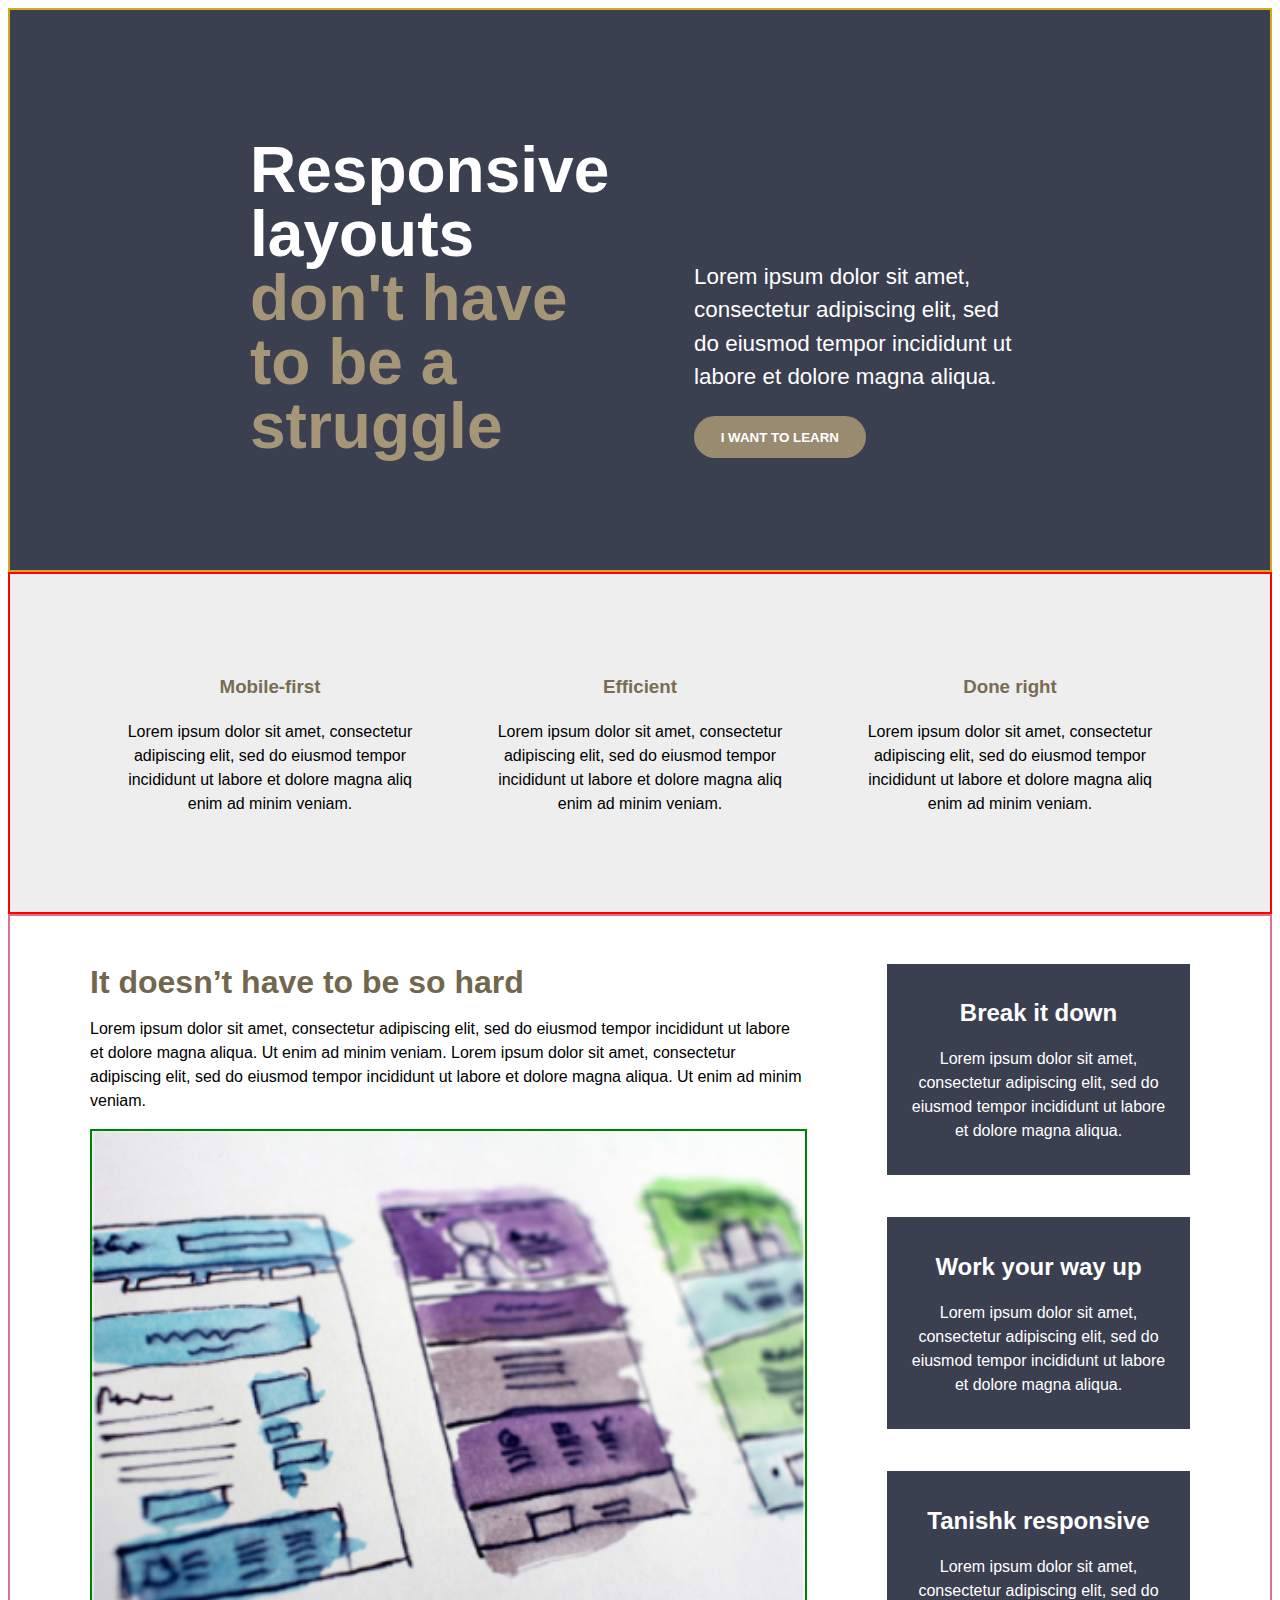
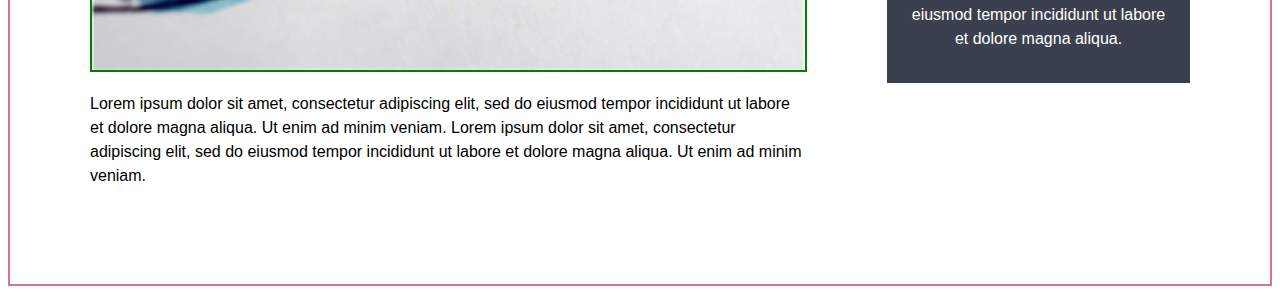
<file: index.html>
<!DOCTYPE html>
<html lang="en">
  <head>
    <meta charset="UTF-8" />
    <meta http-equiv="X-UA-Compatible" content="IE=edge" />
    <meta name="viewport" content="width=device-width, initial-scale=1.0" />
    <link rel="stylesheet" href="style.css" />
    <title>webpage</title>
  </head>
  <body>
    <header>
      <div class="title">
        <h1>Responsive layouts <span> don't have to be a struggle </span></h1>
      </div>
      <div class="title-text">
        <p class="title-p">
          Lorem ipsum dolor sit amet, consectetur adipiscing elit, sed do
          eiusmod tempor incididunt ut labore et dolore magna aliqua.
        </p>
        <button class="btn">I WANT TO LEARN</button>
      </div>
    </header>

    <main class="title-main">
      <div class="row">
        <h3 class="main-title">Mobile-first</h3>
        <p>
          Lorem ipsum dolor sit amet, consectetur adipiscing elit, sed do
          eiusmod tempor incididunt ut labore et dolore magna aliq enim ad minim
          veniam.
        </p>
      </div>
      <div class="row">
        <h3 class="main-title">Efficient</h3>
        <p>
          Lorem ipsum dolor sit amet, consectetur adipiscing elit, sed do
          eiusmod tempor incididunt ut labore et dolore magna aliq enim ad minim
          veniam.
        </p>
      </div>
      <div class="row">
        <h3 class="main-title">Done right</h3>
        <p>
          Lorem ipsum dolor sit amet, consectetur adipiscing elit, sed do
          eiusmod tempor incididunt ut labore et dolore magna aliq enim ad minim
          veniam.
        </p>
      </div>
    </main>

    <div class="bottom-div">
      <section class="bottom-section">
        <h4>It doesn’t have to be so hard</h4>
        <p>
          Lorem ipsum dolor sit amet, consectetur adipiscing elit, sed do
          eiusmod tempor incididunt ut labore et dolore magna aliqua. Ut enim ad
          minim veniam. Lorem ipsum dolor sit amet, consectetur adipiscing elit,
          sed do eiusmod tempor incididunt ut labore et dolore magna aliqua. Ut
          enim ad minim veniam.
        </p>
        <img src="hero-img.jpg" alt="hero-img" />
        <p>
          Lorem ipsum dolor sit amet, consectetur adipiscing elit, sed do
          eiusmod tempor incididunt ut labore et dolore magna aliqua. Ut enim ad
          minim veniam. Lorem ipsum dolor sit amet, consectetur adipiscing elit,
          sed do eiusmod tempor incididunt ut labore et dolore magna aliqua. Ut
          enim ad minim veniam.
        </p>
      </section>
      <aside class="aside-div">
        <div class="aside-p">
          <h2>Break it down</h2>
          <p>
            Lorem ipsum dolor sit amet, consectetur adipiscing elit, sed do
            eiusmod tempor incididunt ut labore et dolore magna aliqua.
          </p>
        </div>

        <div class="aside-p">
          <h2>Work your way up</h2>
          <p>
            Lorem ipsum dolor sit amet, consectetur adipiscing elit, sed do
            eiusmod tempor incididunt ut labore et dolore magna aliqua.
          </p>
        </div>
        <div class="aside-p">
          <h2>Tanishk responsive</h2>
          <p>
            Lorem ipsum dolor sit amet, consectetur adipiscing elit, sed do
            eiusmod tempor incididunt ut labore et dolore magna aliqua.
          </p>
        </div>
      </aside>
    </div>
  </body>
</html>
</file>
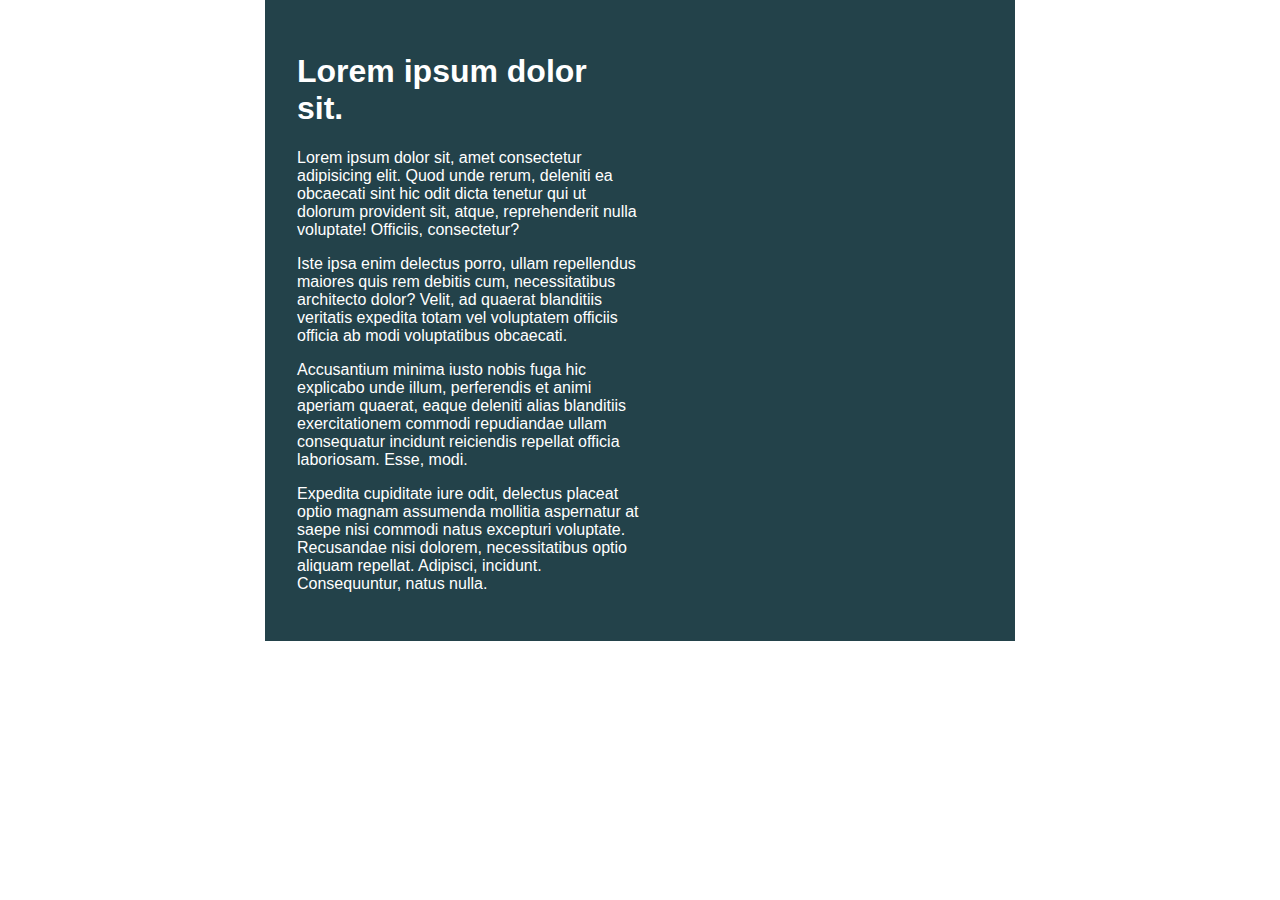
<file: challenge1/index.html>
<!DOCTYPE html>
<html lang="en">

<head>
    <meta charset="UTF-8">
    <meta name="viewport" content="width=device-width, initial-scale=1.0">
    <title>Day 01</title>

    <link rel="stylesheet" href="style.css">
</head>

<body>
    <div class="container">
        <div class="intro-content">
            <h1>Lorem ipsum dolor sit.</h1>
            <p>Lorem ipsum dolor sit, amet consectetur adipisicing elit. Quod unde rerum, deleniti ea obcaecati sint hic
                odit dicta tenetur qui ut dolorum provident sit, atque, reprehenderit nulla voluptate! Officiis,
                consectetur?</p>
            <p>Iste ipsa enim delectus porro, ullam repellendus maiores quis rem debitis cum, necessitatibus architecto
                dolor? Velit, ad quaerat blanditiis veritatis expedita totam vel voluptatem officiis officia ab modi
                voluptatibus obcaecati.</p>
            <p>Accusantium minima iusto nobis fuga hic explicabo unde illum, perferendis et animi aperiam quaerat, eaque
                deleniti alias blanditiis exercitationem commodi repudiandae ullam consequatur incidunt reiciendis
                repellat officia laboriosam. Esse, modi.</p>
            <p>Expedita cupiditate iure odit, delectus placeat optio magnam assumenda mollitia aspernatur at saepe nisi
                commodi natus excepturi voluptate. Recusandae nisi dolorem, necessitatibus optio aliquam repellat.
                Adipisci, incidunt. Consequuntur, natus nulla.</p>
        </div>
    </div>
</body>

</html>
</file>
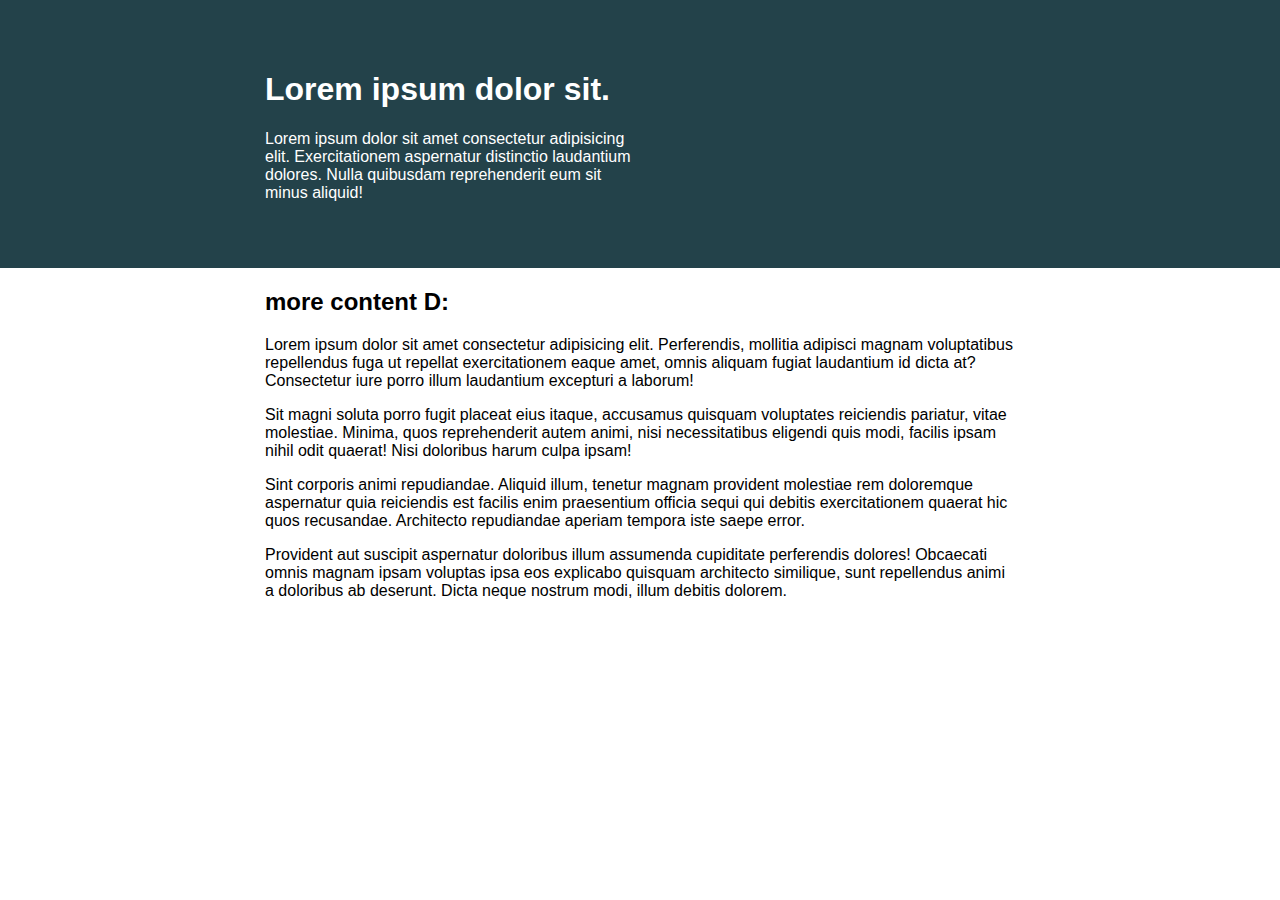
<file: challenge2/index.html>
<!DOCTYPE html>
<html lang="en">
  <head>
    <meta charset="UTF-8" />
    <meta name="viewport" content="width=device-width, initial-scale=1.0" />
    <title>Day 01</title>

    <link rel="stylesheet" href="style.css" />
  </head>
  <body>
    <div class="info-div">
      <div class="container">
        <div class="intro-content">
          <h1>Lorem ipsum dolor sit.</h1>
          <p>
            Lorem ipsum dolor sit amet consectetur adipisicing elit.
            Exercitationem aspernatur distinctio laudantium dolores. Nulla
            quibusdam reprehenderit eum sit minus aliquid!
          </p>
        </div>
      </div>
    </div>
    <!-- giving same class to this container so that everything will be aligned equally -->
    <div class="container">
      <h2>more content D:</h2>
      <p>
        Lorem ipsum dolor sit amet consectetur adipisicing elit. Perferendis,
        mollitia adipisci magnam voluptatibus repellendus fuga ut repellat
        exercitationem eaque amet, omnis aliquam fugiat laudantium id dicta at?
        Consectetur iure porro illum laudantium excepturi a laborum!
      </p>
      <p>
        Sit magni soluta porro fugit placeat eius itaque, accusamus quisquam
        voluptates reiciendis pariatur, vitae molestiae. Minima, quos
        reprehenderit autem animi, nisi necessitatibus eligendi quis modi,
        facilis ipsam nihil odit quaerat! Nisi doloribus harum culpa ipsam!
      </p>
      <p>
        Sint corporis animi repudiandae. Aliquid illum, tenetur magnam provident
        molestiae rem doloremque aspernatur quia reiciendis est facilis enim
        praesentium officia sequi qui debitis exercitationem quaerat hic quos
        recusandae. Architecto repudiandae aperiam tempora iste saepe error.
      </p>
      <p>
        Provident aut suscipit aspernatur doloribus illum assumenda cupiditate
        perferendis dolores! Obcaecati omnis magnam ipsam voluptas ipsa eos
        explicabo quisquam architecto similique, sunt repellendus animi a
        doloribus ab deserunt. Dicta neque nostrum modi, illum debitis dolorem.
      </p>
    </div>
  </body>
</html>
</file>
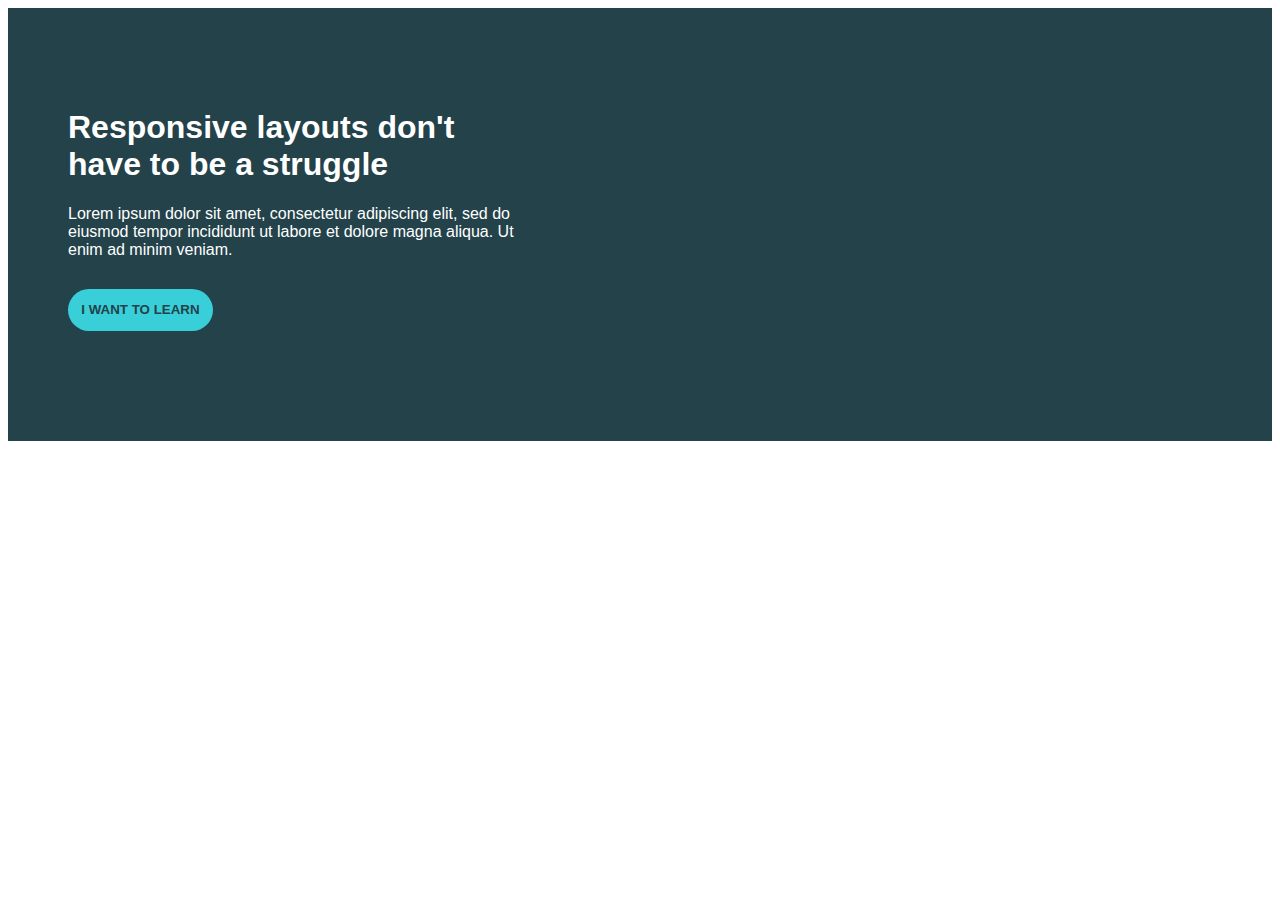
<file: challenge3/index.html>
<!DOCTYPE html>
<html lang="en">
  <head>
    <meta charset="UTF-8" />
    <meta http-equiv="X-UA-Compatible" content="IE=edge" />
    <meta name="viewport" content="width=device-width, initial-scale=1.0" />
    <link rel="stylesheet" href="style.css" />
    <title>Challenge 3</title>
  </head>
  <body>
    <div class="container">
      <div class="info">
        <h1>Responsive layouts don't have to be a struggle</h1>
        <div>
          Lorem ipsum dolor sit amet, consectetur adipiscing elit, sed do
          eiusmod tempor incididunt ut labore et dolore magna aliqua. Ut enim ad
          minim veniam.
        </div>
        <button>I WANT TO LEARN</button>
      </div>
    </div>
  </body>
</html>
</file>
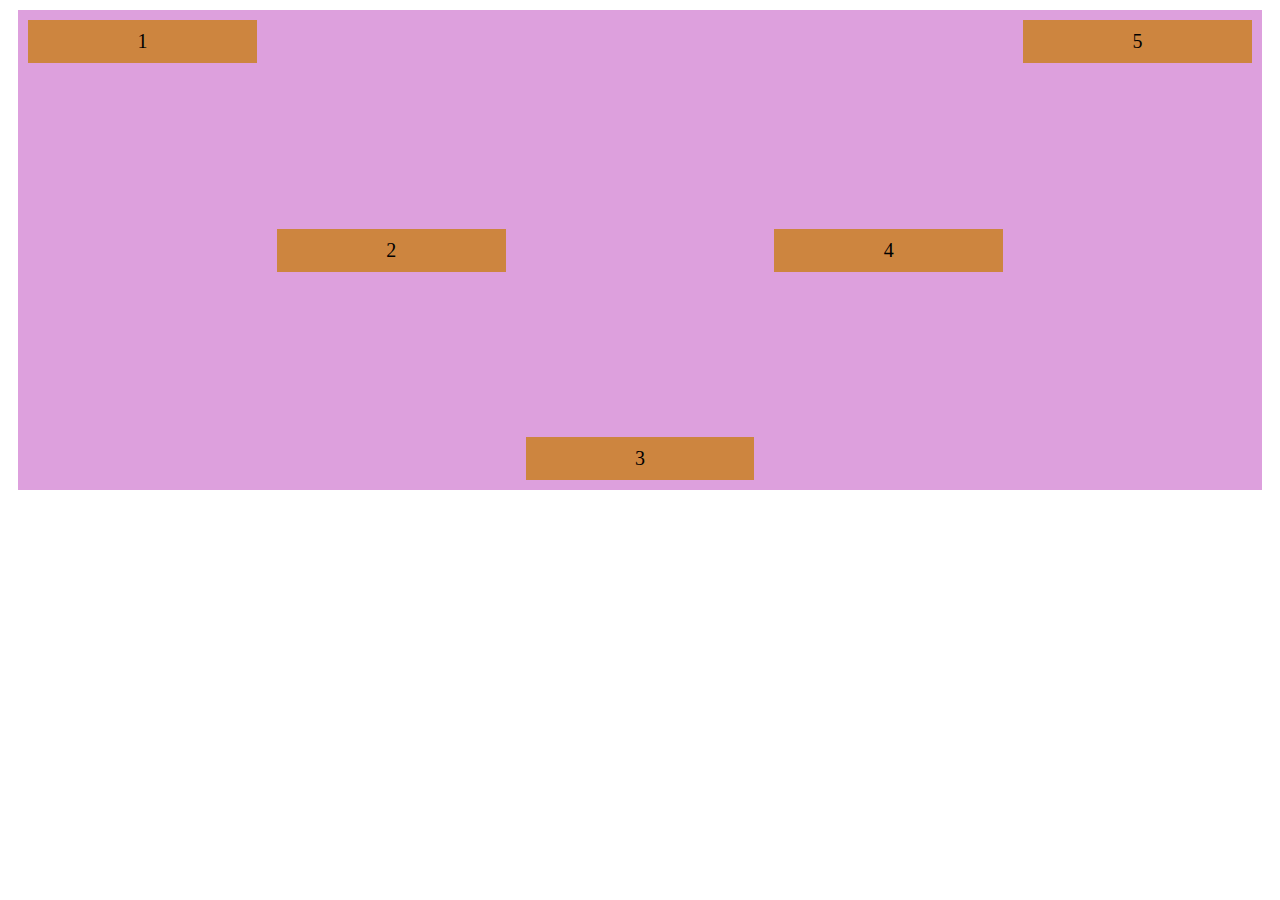
<file: Flex-Box/index.html>
<!DOCTYPE html>
<html lang="en">
  <head>
    <meta charset="UTF-8" />
    <meta http-equiv="X-UA-Compatible" content="IE=edge" />
    <meta name="viewport" content="width=device-width, initial-scale=1.0" />
    <link rel="stylesheet" href="style.css" />
    <title>FLEX-BOX</title>
  </head>
  <body>
    <div class="div-container">
      <div
        class="flex-item"
        style="
          flex-basis: 100px;
          flex-shrink: 1;
          flex-grow: 1;
          align-self: flex-start;
        "
      >
        1
      </div>
      <div
        class="flex-item"
        style="flex-basis: 100px; flex-shrink: 3; flex-grow: 1"
      >
        2
      </div>
      <div
        class="flex-item"
        style="
          flex-basis: 100px;
          flex-shrink: 1;
          flex-grow: 1;
          align-self: flex-end;
        "
      >
        3
      </div>
      <div
        class="flex-item"
        style="flex-basis: 100px; flex-shrink: 1; flex-grow: 1"
      >
        4
      </div>
      <div
        class="flex-item"
        style="
          flex-basis: 100px;
          flex-shrink: 1;
          flex-grow: 1;
          align-self: flex-start;
        "
      >
        5
      </div>
    </div>
  </body>
</html>
</file>
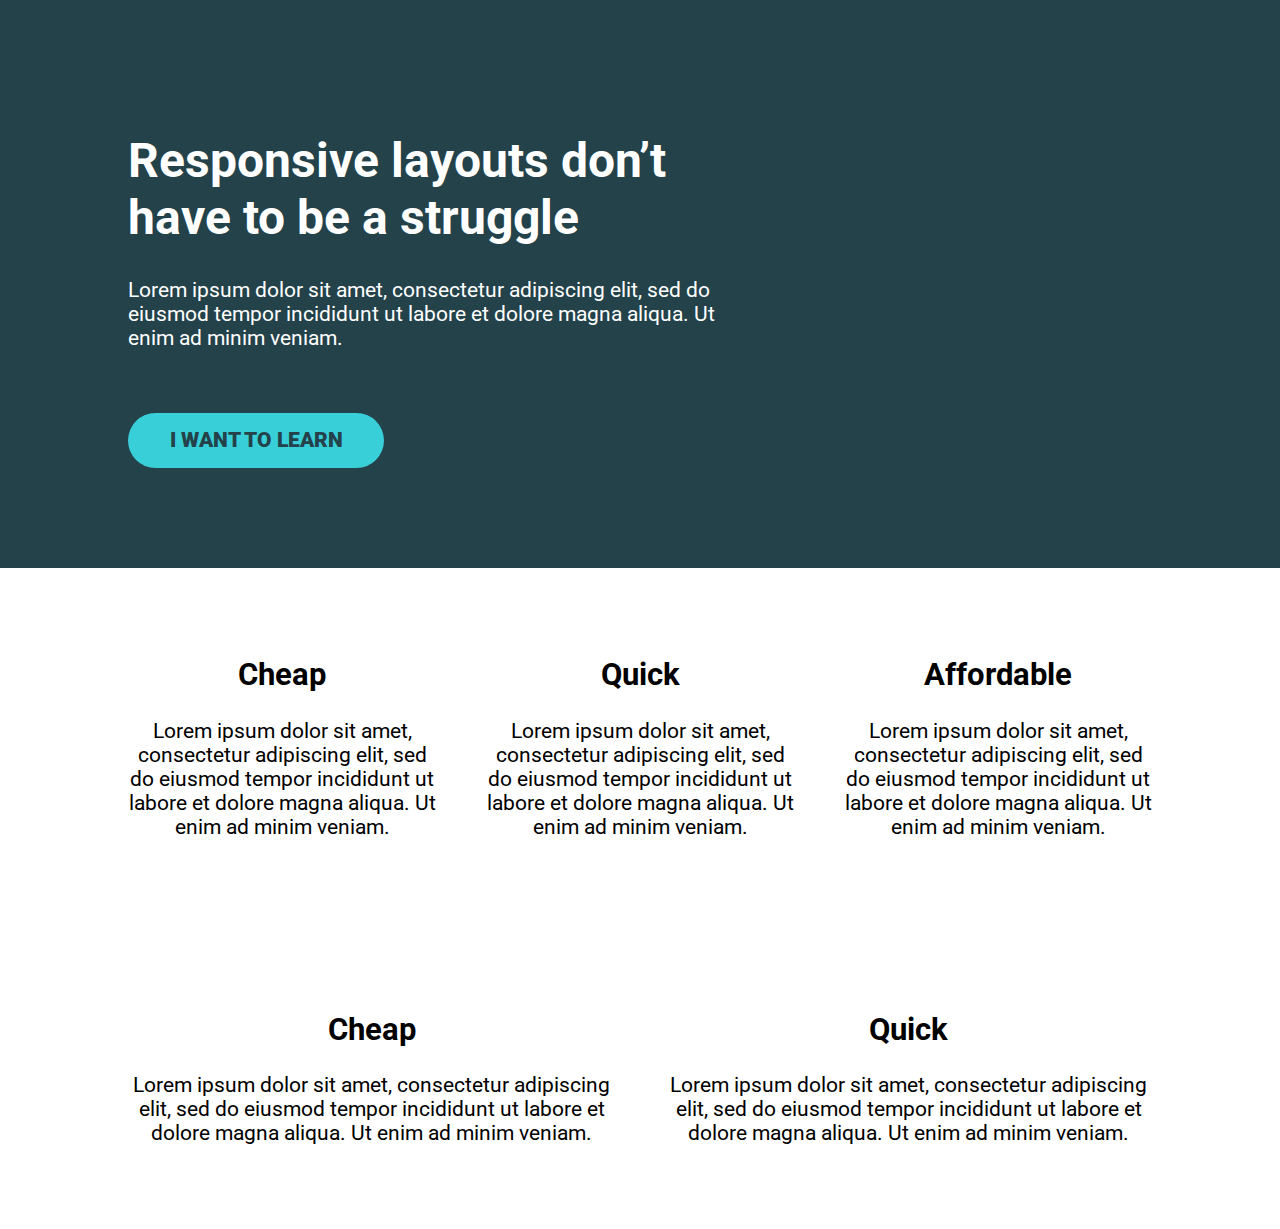
<file: flexbox challenge1/index.html>
<!DOCTYPE html>
<html lang="en">
  <head>
    <meta charset="UTF-8" />
    <meta name="viewport" content="width=device-width, initial-scale=1.0" />
    <title>Challenge time!</title>
    <link
      href="https://fonts.googleapis.com/css2?family=Roboto:wght@400;900&display=swap"
      rel="stylesheet"
    />
    <link rel="stylesheet" href="style.css" />
  </head>
  <body>
    <div class="hero">
      <div class="container">
        <div class="hero__text">
          <h1>Responsive layouts don’t have to be a struggle</h1>
          <p>
            Lorem ipsum dolor sit amet, consectetur adipiscing elit, sed do
            eiusmod tempor incididunt ut labore et dolore magna aliqua. Ut enim
            ad minim veniam.
          </p>
          <a href="#" class="btn">I want to learn</a>
        </div>
      </div>
    </div>
    <div class="container">
      <div class="row">
        <div class="col">
          <h2>Cheap</h2>
          <p>
            Lorem ipsum dolor sit amet, consectetur adipiscing elit, sed do
            eiusmod tempor incididunt ut labore et dolore magna aliqua. Ut enim
            ad minim veniam.
          </p>
        </div>
        <div class="col">
          <h2>Quick</h2>
          <p>
            Lorem ipsum dolor sit amet, consectetur adipiscing elit, sed do
            eiusmod tempor incididunt ut labore et dolore magna aliqua. Ut enim
            ad minim veniam.
          </p>
        </div>
        <div class="col">
          <h2>Affordable</h2>
          <p>
            Lorem ipsum dolor sit amet, consectetur adipiscing elit, sed do
            eiusmod tempor incididunt ut labore et dolore magna aliqua. Ut enim
            ad minim veniam.
          </p>
        </div>
      </div>
      <div class="row">
        <div class="col">
          <h2>Cheap</h2>
          <p>
            Lorem ipsum dolor sit amet, consectetur adipiscing elit, sed do
            eiusmod tempor incididunt ut labore et dolore magna aliqua. Ut enim
            ad minim veniam.
          </p>
        </div>
        <div class="col">
          <h2>Quick</h2>
          <p>
            Lorem ipsum dolor sit amet, consectetur adipiscing elit, sed do
            eiusmod tempor incididunt ut labore et dolore magna aliqua. Ut enim
            ad minim veniam.
          </p>
        </div>
      </div>
    </div>
  </body>
</html>
</file>
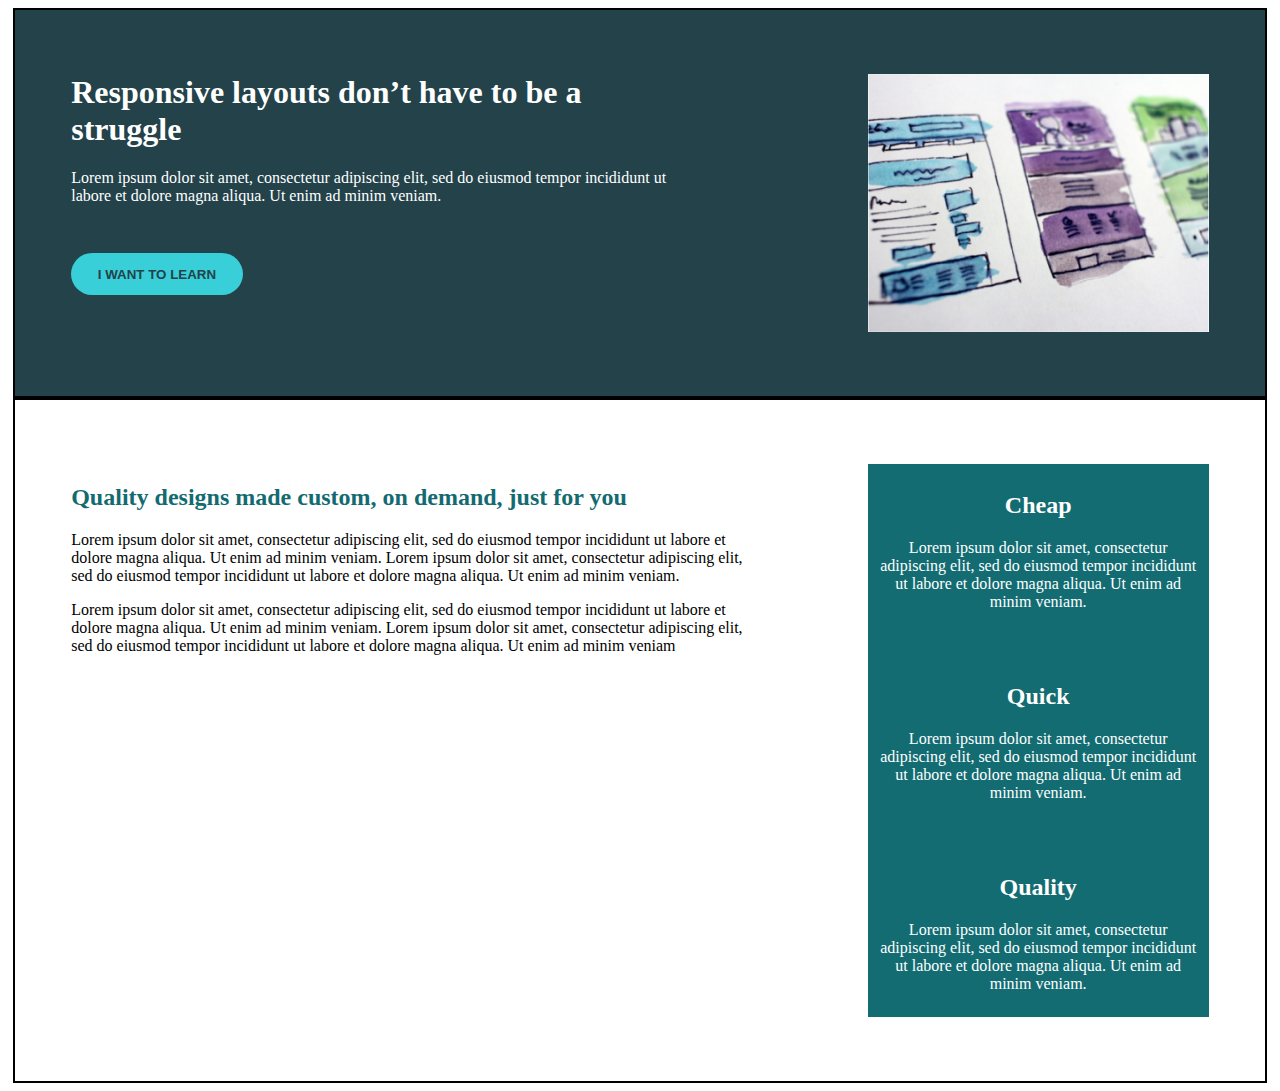
<file: flexbox challenge2/index.html>
<!DOCTYPE html>
<html lang="en">
  <head>
    <meta charset="UTF-8" />
    <meta http-equiv="X-UA-Compatible" content="IE=edge" />
    <meta name="viewport" content="width=device-width, initial-scale=1.0" />
    <title>Flexbox</title>
    <link rel="stylesheet" href="style.css" />
  </head>
  <body>
    <div class="top-container container-bg">
      <div class="row">
        <div class="info">
          <h1>Responsive layouts don’t have to be a struggle</h1>
          <p>
            Lorem ipsum dolor sit amet, consectetur adipiscing elit, sed do
            eiusmod tempor incididunt ut labore et dolore magna aliqua. Ut enim
            ad minim veniam.
          </p>
          <button>I want to learn</button>
        </div>
        <img class="hero-img" src="./hero-img.jpg" />
      </div>
    </div>

    <div class="content top-container">
      <div class="content-text">
        <h2>Quality designs made custom, on demand, just for you</h2>
        <p>
          Lorem ipsum dolor sit amet, consectetur adipiscing elit, sed do
          eiusmod tempor incididunt ut labore et dolore magna aliqua. Ut enim ad
          minim veniam. Lorem ipsum dolor sit amet, consectetur adipiscing elit,
          sed do eiusmod tempor incididunt ut labore et dolore magna aliqua. Ut
          enim ad minim veniam.
        </p>

        <p>
          Lorem ipsum dolor sit amet, consectetur adipiscing elit, sed do
          eiusmod tempor incididunt ut labore et dolore magna aliqua. Ut enim ad
          minim veniam. Lorem ipsum dolor sit amet, consectetur adipiscing elit,
          sed do eiusmod tempor incididunt ut labore et dolore magna aliqua. Ut
          enim ad minim veniam
        </p>
      </div>
      <div class="col">
        <div class="col-text">
          <h2>Cheap</h2>
          <p>
            Lorem ipsum dolor sit amet, consectetur adipiscing elit, sed do
            eiusmod tempor incididunt ut labore et dolore magna aliqua. Ut enim
            ad minim veniam.
          </p>
        </div>
        <div class="col-text">
          <h2>Quick</h2>
          <p>
            Lorem ipsum dolor sit amet, consectetur adipiscing elit, sed do
            eiusmod tempor incididunt ut labore et dolore magna aliqua. Ut enim
            ad minim veniam.
          </p>
        </div>
        <div class="col-text">
          <h2>Quality</h2>
          <p>
            Lorem ipsum dolor sit amet, consectetur adipiscing elit, sed do
            eiusmod tempor incididunt ut labore et dolore magna aliqua. Ut enim
            ad minim veniam.
          </p>
        </div>
      </div>
    </div>
  </body>
</html>
</file>
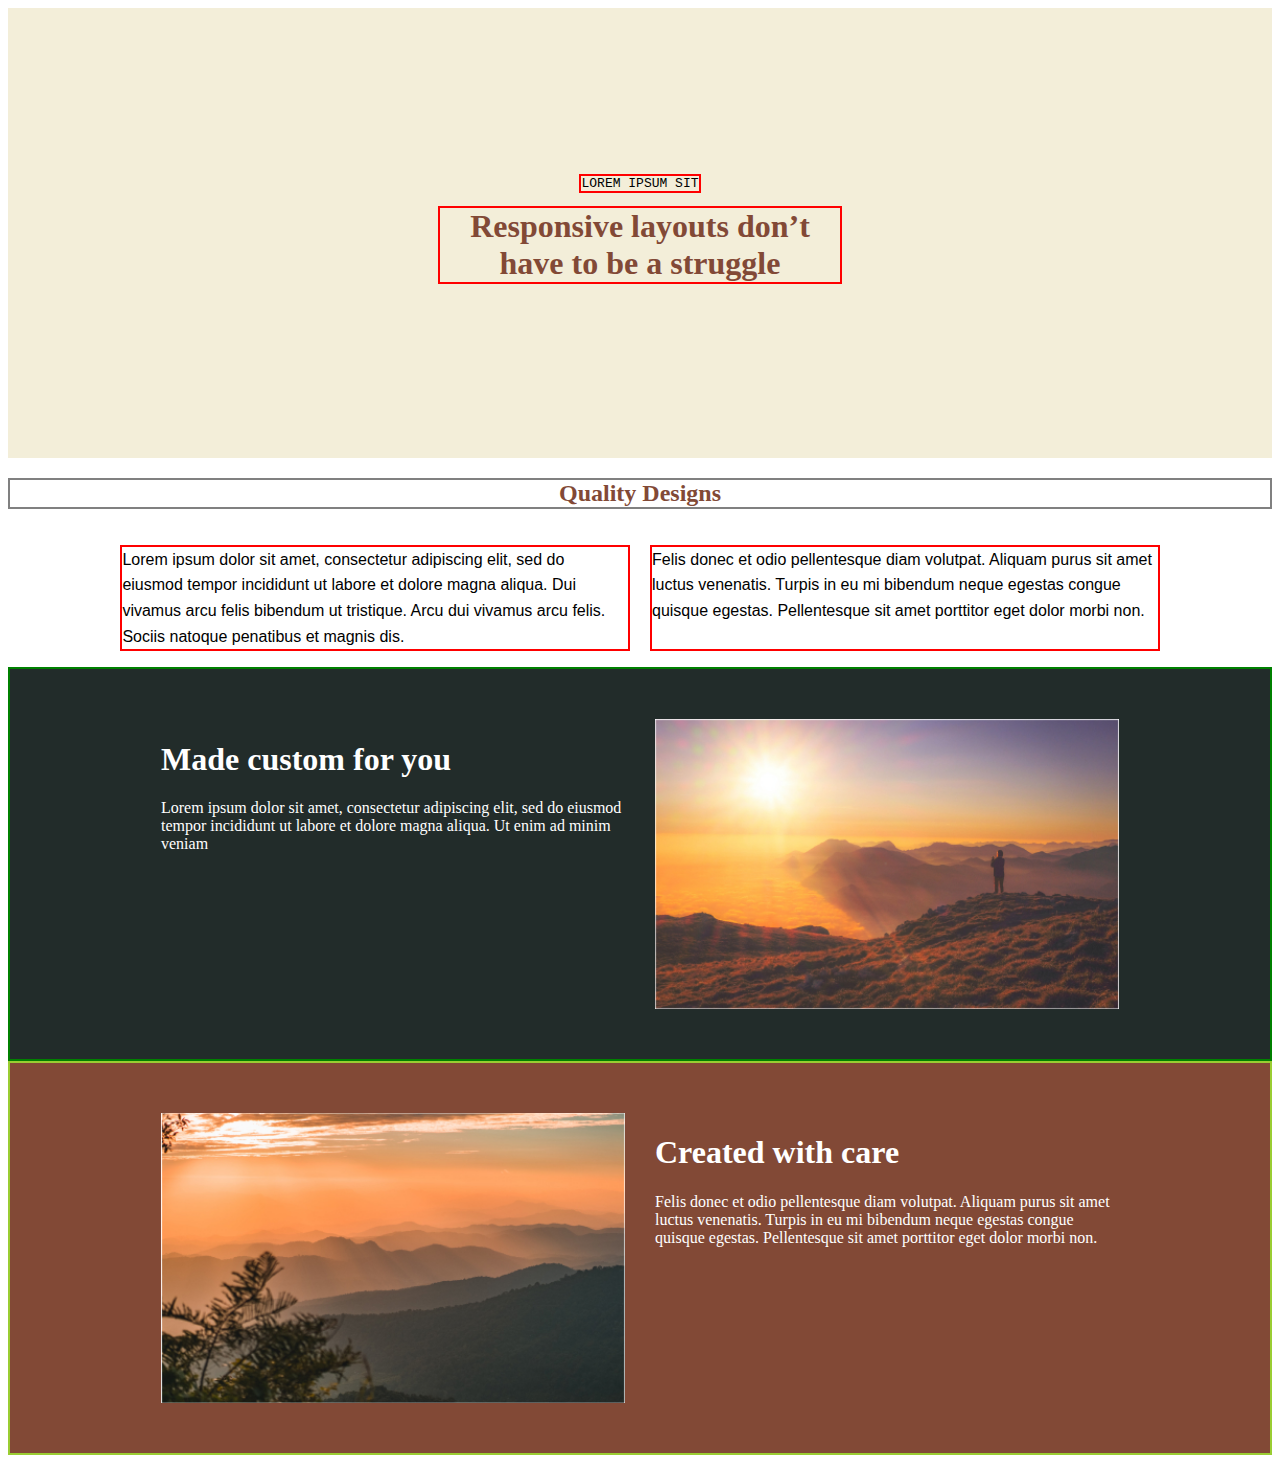
<file: flexbox challenge4/index.html>
<!DOCTYPE html>
<html lang="en">
  <head>
    <meta charset="UTF-8" />
    <meta http-equiv="X-UA-Compatible" content="IE=edge" />
    <meta name="viewport" content="width=device-width, initial-scale=1.0" />
    <title>challenge4</title>
    <link rel="stylesheet" href="style.css" />
  </head>
  <body>
    <header>
      <p class="header-p">lorem ipsum sit</p>
      <h1 class="heading">Responsive layouts don’t have to be a struggle</h1>
    </header>
    <h2 class="section-heading">Quality Designs</h2>

    <div class="div-text">
      <p class="div-p">
        Lorem ipsum dolor sit amet, consectetur adipiscing elit, sed do eiusmod
        tempor incididunt ut labore et dolore magna aliqua. Dui vivamus arcu
        felis bibendum ut tristique. Arcu dui vivamus arcu felis. Sociis natoque
        penatibus et magnis dis.
      </p>
      <p class="div-p">
        Felis donec et odio pellentesque diam volutpat. Aliquam purus sit amet
        luctus venenatis. Turpis in eu mi bibendum neque egestas congue quisque
        egestas. Pellentesque sit amet porttitor eget dolor morbi non.
      </p>
    </div>
    <section class="section-1">
      <div class="text-1">
        <h1>Made custom for you</h1>
        <p>
          Lorem ipsum dolor sit amet, consectetur adipiscing elit, sed do
          eiusmod tempor incididunt ut labore et dolore magna aliqua. Ut enim ad
          minim veniam
        </p>
      </div>
      <img src="image-01.jpg" class="img-1" alt="img" />
    </section>
    <section class="section-2">
      <img src="image-02.jpg" alt="img" class="img-2" />
      <div class="text-2">
        <h1>Created with care</h1>
        <p>
          Felis donec et odio pellentesque diam volutpat. Aliquam purus sit amet
          luctus venenatis. Turpis in eu mi bibendum neque egestas congue
          quisque egestas. Pellentesque sit amet porttitor eget dolor morbi non.
        </p>
      </div>
    </section>
  </body>
</html>
</file>
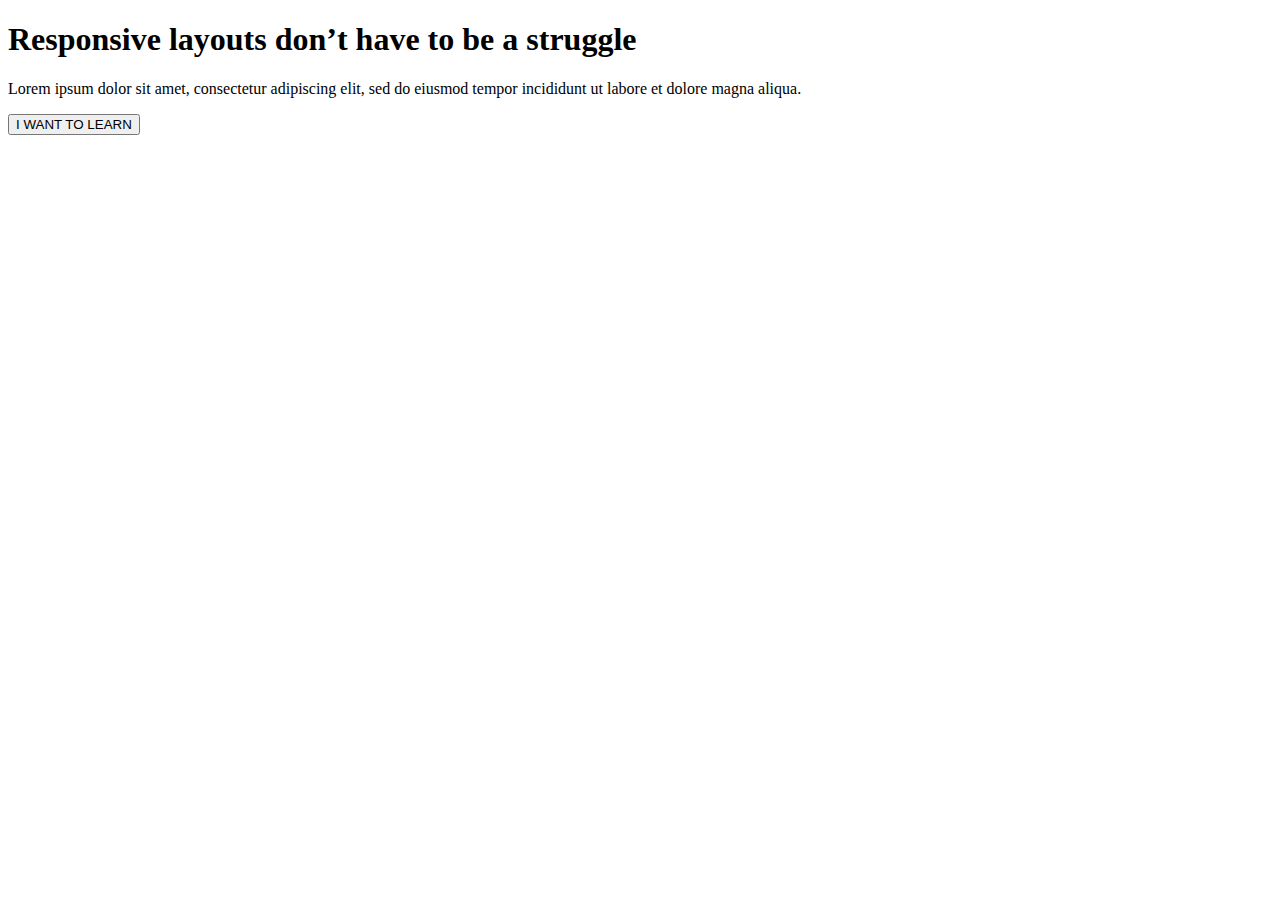
<file: webpage/index.html>
<!DOCTYPE html>
<html lang="en">
  <head>
    <meta charset="UTF-8" />
    <meta http-equiv="X-UA-Compatible" content="IE=edge" />
    <meta name="viewport" content="width=device-width, initial-scale=1.0" />
    <title>webpage</title>
  </head>
  <body>
    <header>
      <div class="title">
        <h1>Responsive layouts don’t have to be a struggle</h1>
      </div>
      <div class="title-text">
        <p>
          Lorem ipsum dolor sit amet, consectetur adipiscing elit, sed do
          eiusmod tempor incididunt ut labore et dolore magna aliqua.
        </p>
        <button>I WANT TO LEARN</button>
      </div>
    </header>
  </body>
</html>
</file>
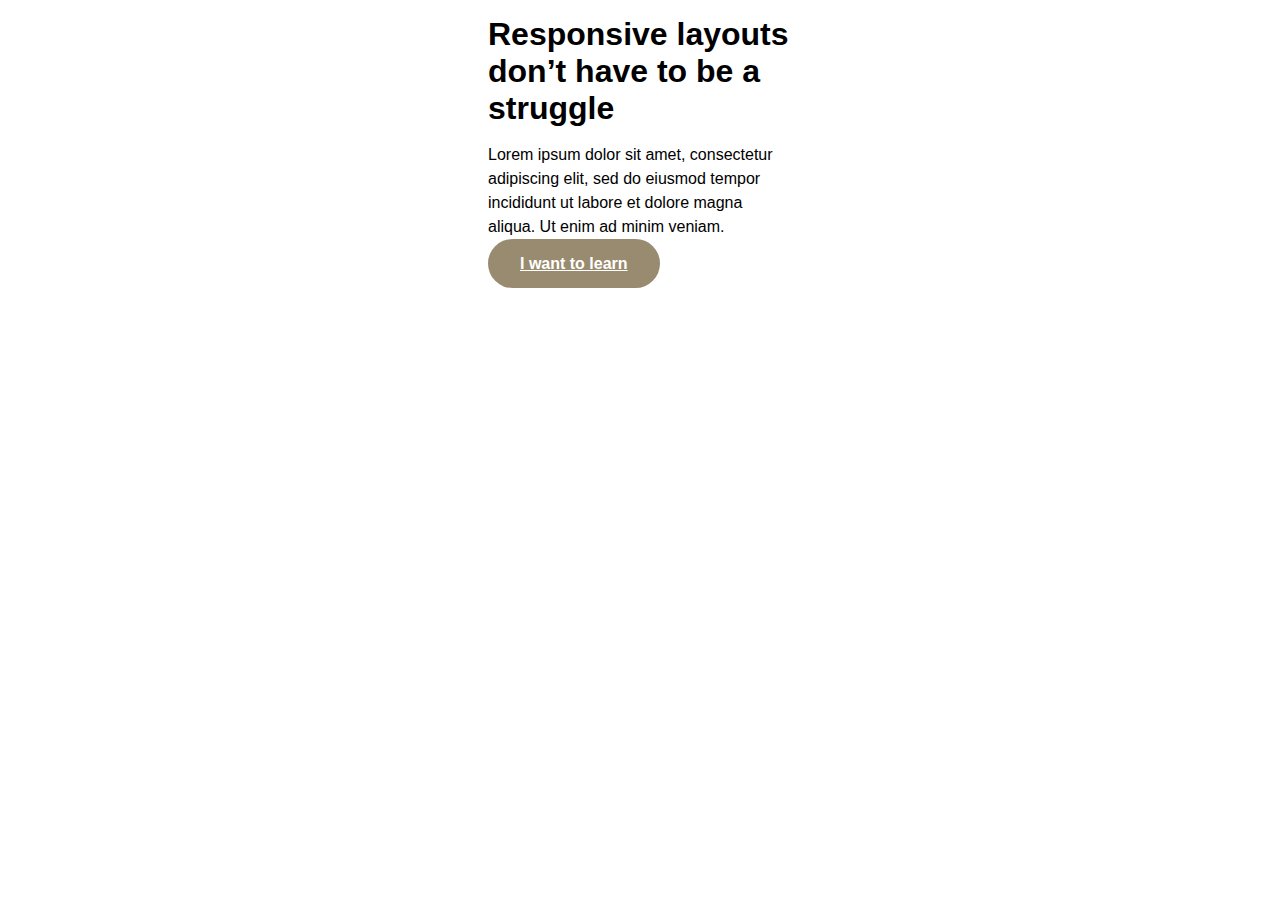
<file: head.html>
<!DOCTYPE html>
<html lang="en">
<head>
    <meta charset="UTF-8">
    <meta name="viewport" content="width=device-width, initial-scale=1.0">
    <title>Conquering Rsponsive Layouts</title>
    <link href="https://fonts.googleapis.com/css2?family=Roboto:wght@400;900&display=swap" rel="stylesheet"> 
    <link rel="stylesheet" href="style.css">
</head>
<body>
    <div class="hero">
        <div class="container row">
            <div class="hero__text">
                <h1>Responsive layouts don’t have to be a struggle</h1>
                <p>Lorem ipsum dolor sit amet, consectetur adipiscing elit, sed do eiusmod tempor incididunt ut labore et dolore magna aliqua. Ut enim ad minim veniam.</p>
                <a href="#" class="btn">I want to learn</a>
            </div>
        </div>
    </div> 

    

</body>
</html>
</file>
<file: style.css>
body {
  font-family: sans-serif;
}

img {
  max-width: 100%;
}

p {
  line-height: 1.5;
}

span {
  color: #a59678;
}
header {
  background: #3b4050;
  color: white;
  padding: 2em;
  border: 2px solid goldenrod;
}
.btn {
  padding: 0.5em 1em;
  border-radius: 100px;
  border: transparent;
  background: #998b70;
  color: white;
  font-weight: 900;
}
.title {
  /* border: 2px solid red; */
  line-height: 1;
}
.title-main {
  border: 2px solid red;

  padding: 2em;
  /* width: 90%;by this way you can also you can center the things */
  /* max-width: 1200px; */

  margin: 0 auto;
  background: rgb(238, 238, 238);
  text-align: center;
}
.main-title {
  color: #796c51;
}
section {
  padding: 2em;
  /* border: 2px solid green; */
}
h4 {
  color: #72674e;
}

.aside-div {
  padding: 0 2em 2em 2em;
}
.aside-p {
  /* border: 2px solid blue; */
  margin-bottom: 2em;
  background: #3b4050;
  color: white;
  text-align: center;
  padding: 1em;
}
@media (min-width: 700px) {
  header {
    display: flex;
    gap: 8px;
  }
  .title-text {
    /* align-content: flex-end; */
    /* border: 2px solid green; */
    /* align-items: flex-end; */
    display: flex;
    flex-direction: column;
    justify-content: space-between;
    align-items: center;
  }
  h1 {
    margin-top: 16px;
  }
  img {
    border: 2px solid green;
    width: 100%;
  }

  .aside-div {
    display: flex;
    gap: 10px;
  }
  h4 {
    font-size: 2rem;
    margin-bottom: 0;
  }
}

@media (min-width: 1000px) {
  header {
    padding: 7em 15em;
    display: flex;
    justify-content: center;
    margin: auto;
    gap: 50px;
  }
  .title {
    /* flex-basis: 40%; */
    font-size: 2rem;
    /* width: 50%; */
    margin: auto;
  }
  .title-text {
    display: flex;
    /* border: 2px solid orange; */
    justify-content: flex-end;
  }
  .title-p {
    /* border: 2px solid purple; */
    /* align-self: flex-end; */
    /* flex-basis: 30%; */
    /* max-width: 50%; */
    margin-right: auto;
    font-size: 1.4rem;
    min-width: 9em;
  }
  .btn {
    margin-right: auto;
    padding: 1em 2em;
  }
  h1 {
    margin-bottom: 0;
  }
  .title-main {
    display: flex;
    gap: 10px;
    padding: 5em;
    line-height: 1.5;
  }
  .row {
    max-width: 19em;
    margin: auto;
  }

  .bottom-div {
    border: 2px solid palevioletred;
    padding: 3em;
    display: flex;
    gap: 20px;
  }
  .aside-div {
    display: flex;
    flex-direction: column;
  }
  .bottom-section {
    margin-top: 0;
    padding-top: 0;
  }
  h4 {
    margin-top: 0;
  }
}
</file>
<file: challenge1/style.css>
/* INSTRUCTIONS
 *
 * 1) Limit the total width of
 *    the .intro-conent to about half
 *    of it's parent
 *
 * 2) Stop the text from overflowing
 *    out the bottom at small screen
 *    widths
 *
 * You may modify the HTML if needed
 *
 */

* {
  box-sizing: border-box;
}

body {
  margin: 0;
  font-family: sans-serif;
}

.container {
  background: #23424a;
  color: white;

  width: 80%;
  max-width: 750px;
  margin: 0 auto;

  padding: 2em;
  /* we will remove height from the container because giving specific height to the container will lead to unresponsiveness */
  /* height: 300px; */
}

.intro-content {
  width: 50%;
}
</file>
<file: challenge2/style.css>
/* INSTRUCTIONS
 *
 * 1) Keep the text inside .intro-content
 *    in the same place, but have the background
 *    extend from one side of the viewport
 *    to the other, no matter how wide or narrow
 *    the browser is.
 *
 * 2) Limit the maximum width of the text in the
 *    bottom area.
 *
 * You may modify the HTML if needed
 * (you probably should for this challenge)
 *
 */

* {
  box-sizing: border-box;
}

body {
  margin: 0;
  font-family: sans-serif;
}

.container {
  width: 80%;
  max-width: 750px;
  margin: 0 auto;
  /* removing all this commented style from  main div  */
  /* background: #23424a; */
  /* color: white; */
  /* padding: 50px 0; */
}

.intro-content {
  width: 50%;
}
/* putting them in a new div (info-div) which has upper card inside it */
.info-div {
  background: #23424a;
  color: white;
  padding: 50px 0;
}
</file>
<file: challenge3/style.css>
.container {
  background: #23424a;
  color: #ffffff;
  padding: 80px 60px;
  font-family: sans-serif;
}
.info {
  width: 40%;
  max-width: 700px;
}

button {
  padding: 10em;
  background: #38cfd9;
  border-radius: 100px;
  border: transparent;
  padding: 1em;
  margin: 30px 0px;
  font-weight: 900;
  cursor: pointer;
  color: #23424a;
}
</file>
<file: Flex-Box/style.css>
.div-container {
  background: plum;
  margin: 10px;
  height: 30rem;

  display: flex;
  flex-direction: row;
  /* flex-wrap: wrap; */
  /* justify-content: center; */
  /* justify-content: space-between; */
  /* justify-content: space-around; */
  /* align-items: flex-start; */
  /* align-items: stretch; */
  /* align-items: baseline; */
  align-items: center;
  justify-content: center;
}

.flex-item {
  background-color: peru;
  text-align: center;
  font-size: 20px;

  /* height: 50px; */
  /* line-height: 40%; */

  padding: 10px;
  margin: 10px;
  width: 2rem;
}
</file>
<file: flexbox challenge1/style.css>
/* 
////// For this challenge ///////

- You will have to modify the HTML

- You can add new classes in the HTML
  if you need to

// Requirements
1. The headings in the first row must be
   a different color
2. The two .col at the bottom must go next
   to one another
3. The section at the bottom should have
   a dark background color and a different
   color of text
4. I've removed the "gap" that I created,
   so you'll have to add it back in

   */

*,
*::before,
*::after {
  box-sizing: border-box;
}

body {
  margin: 0;
  font-family: "Roboto", sans-serif;
  font-size: 1.3rem;
}

h1 {
  font-size: 3rem;
}

.container {
  width: 80%;
  max-width: 1100px;
  margin: 0 auto;
}

.row {
  /* display: flex => flex container */
  display: flex;
  text-align: center;
  gap: 50px;
  padding: 3em 0;
  /* can't use yet */
  /* gap: 100px; */
}

.col {
  /* these are now flex items */
  width: 100%;
}

.hero {
  padding: 100px 0;
  background-color: #23424a;
  color: #fff;
}

.hero__text {
  width: 60%;
}

.hero p {
  margin-bottom: 3em;
}

.btn {
  display: inline-block;
  text-decoration: none;
  text-transform: uppercase;
  color: #23424a;
  font-weight: 900;
  background-color: #38cfd9;
  padding: 0.75em 2em;
  border-radius: 100px;
}

.btn:hover,
.btn:focus {
  opacity: 0.75;
}
</file>
<file: flexbox challenge2/style.css>
*::before,
*::after {
  box-sizing: border-box;
  font-family: sans-serif;
}
img {
  max-width: 100%;
}

.container-bg {
  background: #23424a;
  color: white;
}

.top-container {
  padding: 4em 3.5em;
  width: 90%;
  margin: 0 auto;
  border: 2px solid black;
}

.info {
  width: 55%;
}
.hero-img {
  align-self: flex-start;
  width: 30%;
}

.info p {
  margin-bottom: 3em;
}

.info button {
  border-radius: 100px;
  border: transparent;
  padding: 1em 2em;
  /* margin: 20px 0; */
  background: #38cfd9;
  font-weight: 750;
  text-transform: uppercase;
  color: #23424a;
}

.row {
  display: flex;
  justify-content: space-between;
}
h1 {
  margin-top: 0;
}

.content-text h2 {
  color: hsl(184, 71%, 26%);
}

.content-text {
  width: 60%;
  /* align-self: flex-start; */
}

.col {
  background: #136c72;
  color: white;
  display: flex;
  gap: 20px;
  flex-direction: column;
  width: 30%;
  /* padding: 1em 1em; */
}
.col-text {
  text-align: center;
  padding: 0.5em;
}

.content {
  display: flex;
  justify-content: space-between;
}

.container {
  display: flex;
  align-items: center;
  justify-content: center;

  gap: 10px;
  width: 50%;
  margin: auto;
}

input {
  border-radius: 50px;
  padding: 0.5em;
  flex-grow: 1;
  border: transparent;
}
button {
  border: transparent;

  border-radius: 50px;
  padding: 0.5em;
  background: rgb(14, 115, 179);
  color: white;
  /* flex-basis: 80px; */
}

header {
  background: #23424a;
  /* width: 95%; */
  margin: 0 auto;
  padding: 0 50px;
}

.nav-list {
  display: flex;
  gap: 10px;
  list-style: none;
  color: white;
  padding: 15px;
  flex-wrap: wrap;
  font-family: sans-serif;
}
li:last-child {
  background-color: white;
  color: #23424a;
  padding: 1px 5px;

  border-radius: 30px;
}

@media (max-width: 600px) {
  .row,
  .content {
    display: block;
  }

  .info,
  .hero-img,
  .content-text,
  .col,
  header,
  .nav-list {
    width: 100%;
  }

  .hero-img {
    margin-top: 1em;
  }
}
</file>
<file: flexbox challenge4/style.css>
body {
  /* font-family: sans-serif; */
}
header {
  background: #f3eed9;
  height: 50vh;
  display: flex;
  justify-content: center;
  align-items: center;
  flex-direction: column;
}
.header-p {
  border: 2px solid red;
  text-transform: uppercase;
  font-family: monospace;
}
.heading {
  max-width: 25rem;
  text-align: center;
  margin-top: 0;
  color: #824936;
  border: 2px solid red;
  font-weight: 900;
}
.section-heading {
  border: 2px solid gray;
  text-align: center;
  color: #824936;
  font-weight: 900;
}
.div-text {
  display: flex;
  justify-content: center;
  font-family: sans-serif;
  gap: 20px;
}

.div-p {
  flex-basis: 40%;
  border: 2px solid red;
  line-height: 1.6;
}
.section-1 {
  display: flex;
  border: 2px solid green;
  justify-content: center;
  padding: 50px;
  gap: 30px;
  color: white;
  background: #222c2a;
}

.text-1 {
  flex-basis: 40%;
}
.img-1 {
  flex-basis: 40%;
}
img {
  max-width: 100%;
}

.section-2 {
  border: 2px solid yellowgreen;
  display: flex;
  padding: 50px;
  gap: 30px;
  justify-content: center;
  background: #824936;
  color: white;
}
.text-2 {
  flex-basis: 40%;
}
.img-2 {
  flex-basis: 40%;
}

@media (max-width: 600px) {
  .section-1,
  .section-2,
  .div-text {
    display: block;
  }
  body {
    font-size: 0.5rem;
    width: 100%;
  }
}
</file>
